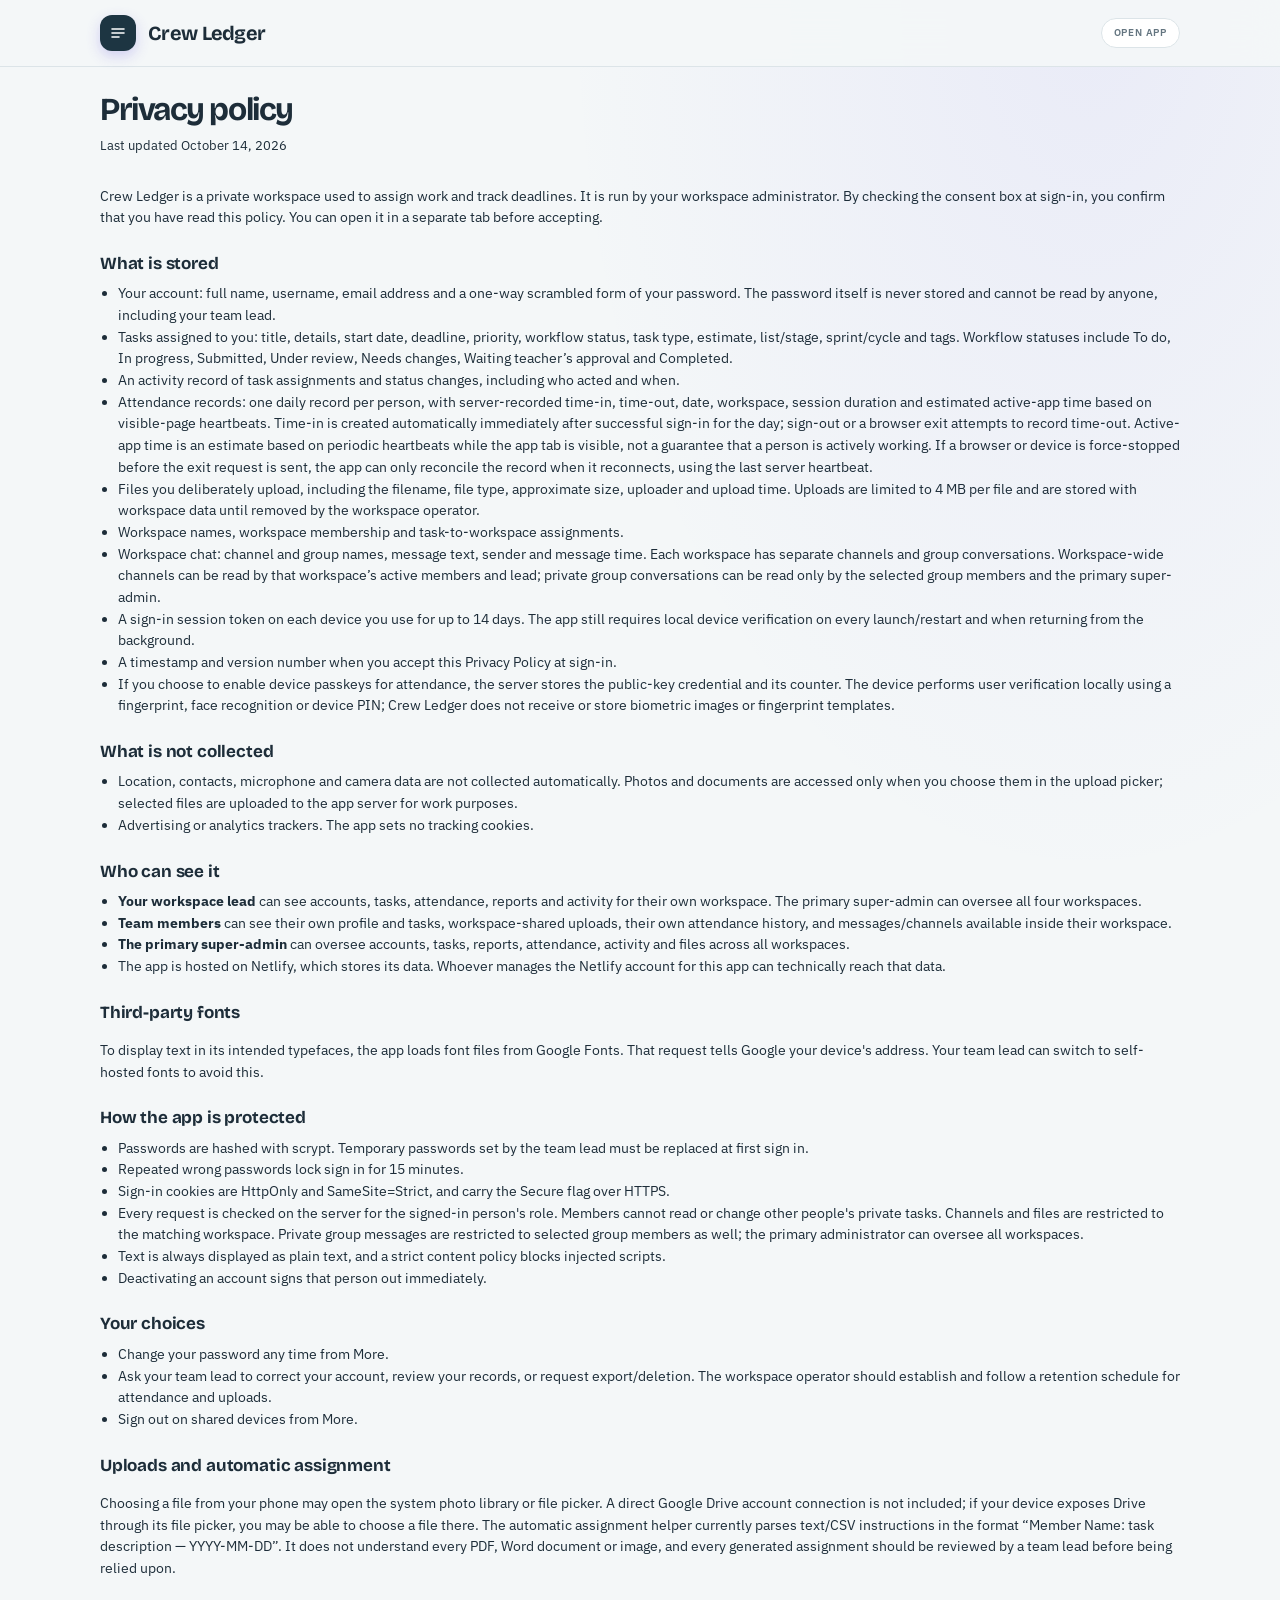
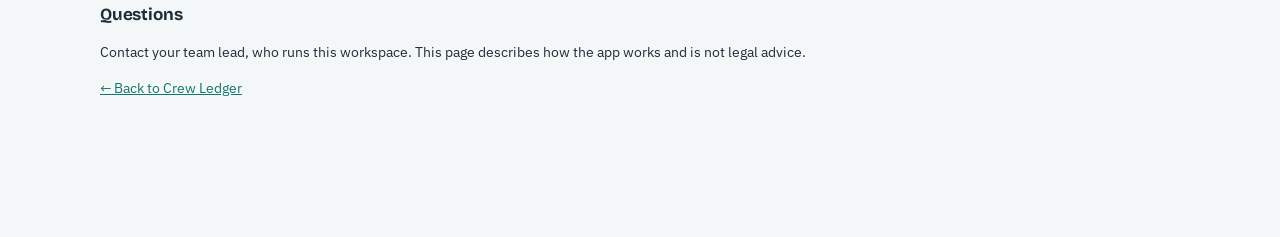
<file: privacy.html>
<!doctype html>
<html lang="en">
<head>
<meta charset="utf-8">
<meta name="viewport" content="width=device-width,initial-scale=1,viewport-fit=cover">
<title>Privacy policy · Crew Ledger</title>
<meta name="robots" content="noindex,nofollow">
<link rel="icon" type="image/png" href="/icon-192.png">
<link rel="stylesheet" href="https://fonts.googleapis.com/css2?family=Bricolage+Grotesque:wght@600;700&family=IBM+Plex+Sans:wght@400;500;600&display=swap">
<link rel="stylesheet" href="/styles.css">
</head>
<body>
<header class="top"><div class="wrap"><div class="brand"><span class="mark"><svg width="14" height="14" viewBox="0 0 14 14" aria-hidden="true"><path d="M1 3h12M1 7h12M1 11h7" stroke="#fff" stroke-width="1.6" stroke-linecap="round" fill="none"/></svg></span>Crew Ledger</div><a class="role" href="/" style="text-decoration:none">Open app</a></div></header>
<main>
<div class="wrap prose">
<div class="head"><h1>Privacy policy</h1><p>Last updated October 14, 2026</p></div>
<p>Crew Ledger is a private workspace used to assign work and track deadlines. It is run by your workspace administrator. By checking the consent box at sign-in, you confirm that you have read this policy. You can open it in a separate tab before accepting.</p>

<h2>What is stored</h2>
<ul>
<li>Your account: full name, username, email address and a one-way scrambled form of your password. The password itself is never stored and cannot be read by anyone, including your team lead.</li>
<li>Tasks assigned to you: title, details, start date, deadline, priority, workflow status, task type, estimate, list/stage, sprint/cycle and tags. Workflow statuses include To do, In progress, Submitted, Under review, Needs changes, Waiting teacher’s approval and Completed.</li>
<li>An activity record of task assignments and status changes, including who acted and when.</li>
<li>Attendance records: one daily record per person, with server-recorded time-in, time-out, date, workspace, session duration and estimated active-app time based on visible-page heartbeats. Time-in is created automatically immediately after successful sign-in for the day; sign-out or a browser exit attempts to record time-out. Active-app time is an estimate based on periodic heartbeats while the app tab is visible, not a guarantee that a person is actively working. If a browser or device is force-stopped before the exit request is sent, the app can only reconcile the record when it reconnects, using the last server heartbeat.</li>
<li>Files you deliberately upload, including the filename, file type, approximate size, uploader and upload time. Uploads are limited to 4 MB per file and are stored with workspace data until removed by the workspace operator.</li>
<li>Workspace names, workspace membership and task-to-workspace assignments.</li>
<li>Workspace chat: channel and group names, message text, sender and message time. Each workspace has separate channels and group conversations. Workspace-wide channels can be read by that workspace’s active members and lead; private group conversations can be read only by the selected group members and the primary super-admin.</li>
<li>A sign-in session token on each device you use for up to 14 days. The app still requires local device verification on every launch/restart and when returning from the background.</li>
<li>A timestamp and version number when you accept this Privacy Policy at sign-in.</li>
<li>If you choose to enable device passkeys for attendance, the server stores the public-key credential and its counter. The device performs user verification locally using a fingerprint, face recognition or device PIN; Crew Ledger does not receive or store biometric images or fingerprint templates.</li>
</ul>

<h2>What is not collected</h2>
<ul>
<li>Location, contacts, microphone and camera data are not collected automatically. Photos and documents are accessed only when you choose them in the upload picker; selected files are uploaded to the app server for work purposes.</li>
<li>Advertising or analytics trackers. The app sets no tracking cookies.</li>
</ul>

<h2>Who can see it</h2>
<ul>
<li><b>Your workspace lead</b> can see accounts, tasks, attendance, reports and activity for their own workspace. The primary super-admin can oversee all four workspaces.</li>
<li><b>Team members</b> can see their own profile and tasks, workspace-shared uploads, their own attendance history, and messages/channels available inside their workspace.</li>
<li><b>The primary super-admin</b> can oversee accounts, tasks, reports, attendance, activity and files across all workspaces.</li>
<li>The app is hosted on Netlify, which stores its data. Whoever manages the Netlify account for this app can technically reach that data.</li>
</ul>

<h2>Third-party fonts</h2>
<p>To display text in its intended typefaces, the app loads font files from Google Fonts. That request tells Google your device's address. Your team lead can switch to self-hosted fonts to avoid this.</p>

<h2>How the app is protected</h2>
<ul>
<li>Passwords are hashed with scrypt. Temporary passwords set by the team lead must be replaced at first sign in.</li>
<li>Repeated wrong passwords lock sign in for 15 minutes.</li>
<li>Sign-in cookies are HttpOnly and SameSite=Strict, and carry the Secure flag over HTTPS.</li>
<li>Every request is checked on the server for the signed-in person's role. Members cannot read or change other people's private tasks. Channels and files are restricted to the matching workspace. Private group messages are restricted to selected group members as well; the primary administrator can oversee all workspaces.</li>
<li>Text is always displayed as plain text, and a strict content policy blocks injected scripts.</li>
<li>Deactivating an account signs that person out immediately.</li>
</ul>

<h2>Your choices</h2>
<ul>
<li>Change your password any time from More.</li>
<li>Ask your team lead to correct your account, review your records, or request export/deletion. The workspace operator should establish and follow a retention schedule for attendance and uploads.</li>
<li>Sign out on shared devices from More.</li>
</ul>

<h2>Uploads and automatic assignment</h2>
<p>Choosing a file from your phone may open the system photo library or file picker. A direct Google Drive account connection is not included; if your device exposes Drive through its file picker, you may be able to choose a file there. The automatic assignment helper currently parses text/CSV instructions in the format “Member Name: task description — YYYY-MM-DD”. It does not understand every PDF, Word document or image, and every generated assignment should be reviewed by a team lead before being relied upon.</p>

<h2>Questions</h2>
<p>Contact your team lead, who runs this workspace. This page describes how the app works and is not legal advice.</p>
<p><a href="/">← Back to Crew Ledger</a></p>
</div>
</main>
</body>
</html>
</file>
<file: styles.css>
:root{color-scheme:light;padding:env(safe-area-inset-top,0px) 0 env(safe-area-inset-bottom,0px)}
html,body{margin:0}
body{min-height:100vh}
img{max-width:100%}
[hidden]{display:none!important}
/* Layout: one-column phone ledger. Sticky header, scrolling list, fixed bottom tabs. Sheets slide up for forms. */
:root{
  --bg:#F3F4FF; --surface:#FFFFFF; --raised:#FFFFFF; --ink:#18203A; --muted:#626B86; --line:#DDE1F3;
  --accent:#5B4BDF; --accent-ink:#FFFFFF; --good:#158A68; --warn:#B96B12; --bad:#C53B58;
  --f-display:'Bricolage Grotesque','Helvetica Neue',Arial,sans-serif;
  --f-body:'IBM Plex Sans',system-ui,-apple-system,'Segoe UI',sans-serif;
  --f-mono:'IBM Plex Mono',ui-monospace,Menlo,Consolas,monospace;
}
@media (prefers-color-scheme: dark){:root:not([data-theme="light"]){
  --bg:#0E1513; --surface:#161E1B; --raised:#1C2622; --ink:#E6EEEA; --muted:#92A29B; --line:#2A3631;
  --accent:#8AA6FF; --accent-ink:#0A1024; --good:#5CC48C; --warn:#E3A84F; --bad:#F2786E; color-scheme:dark}}
:root[data-theme="dark"]{
  --bg:#0E1513; --surface:#161E1B; --raised:#1C2622; --ink:#E6EEEA; --muted:#92A29B; --line:#2A3631;
  --accent:#8AA6FF; --accent-ink:#0A1024; --good:#5CC48C; --warn:#E3A84F; --bad:#F2786E; color-scheme:dark}
*{box-sizing:border-box}
body{background:var(--bg);color:var(--ink);font-family:var(--f-body);font-size:14px;line-height:1.45;padding-inline:16px;padding-block:0 96px;-webkit-text-size-adjust:100%}
.wrap{max-width:720px;margin-inline:auto}
button,input,select,textarea{font:inherit;color:inherit}
button{cursor:pointer}
:focus-visible{outline:2px solid var(--accent);outline-offset:2px}
h1,h2,h3{font-family:var(--f-display);margin:0;text-wrap:balance;letter-spacing:-.01em}
.mono{font-family:var(--f-mono);font-variant-numeric:tabular-nums}
.label{font-size:11px;letter-spacing:.09em;text-transform:uppercase;color:var(--muted);font-weight:600}

/* header */
.top{position:sticky;top:env(safe-area-inset-top,0px);z-index:5;background:var(--bg);border-bottom:1px solid var(--line);margin-inline:-16px;padding:12px 16px}
.top .wrap{display:flex;align-items:center;gap:12px}
.brand{display:flex;align-items:center;gap:10px;font-family:var(--f-display);font-weight:700;font-size:18px;min-width:0}
.mark{width:26px;height:26px;border-radius:6px;background:var(--ink);display:grid;place-content:center;flex:none}
.mark svg{display:block}
.role{margin-left:auto;font-size:11px;letter-spacing:.08em;text-transform:uppercase;font-weight:600;padding:4px 9px;border:1px solid var(--line);border-radius:999px;color:var(--muted);white-space:nowrap}
.role.admin{color:var(--accent);border-color:var(--accent)}

/* page heads */
.head{padding-block:20px 12px;display:flex;flex-direction:column;gap:4px}
.head h1{font-size:26px;line-height:1.1}
.head p{margin:0;color:var(--muted)}

/* tiles */
.tiles{display:grid;grid-template-columns:repeat(4,minmax(0,1fr));border:1px solid var(--line);border-radius:10px;background:var(--surface);overflow:hidden}
.tile{padding:12px 12px 10px;border-right:1px solid var(--line);min-width:0}
.tile:last-child{border-right:0}
.tile b{display:block;font-family:var(--f-display);font-size:28px;line-height:1.05;font-variant-numeric:tabular-nums;margin-top:4px}
.tile.bad b{color:var(--bad)} .tile.good b{color:var(--good)}
.tile .label{font-size:10px;letter-spacing:.07em}
@media (max-width:440px){.tiles{grid-template-columns:repeat(2,minmax(0,1fr))}.tile:nth-child(2){border-right:0}.tile:nth-child(-n+2){border-bottom:1px solid var(--line)}}

/* chips */
.chips{display:flex;gap:8px;overflow-x:auto;padding-block:14px 4px;scrollbar-width:none}
.chips::-webkit-scrollbar{display:none}
.chip{flex:none;border:1px solid var(--line);background:transparent;border-radius:999px;padding:6px 13px;font-size:13px;color:var(--muted)}
.chip[aria-pressed="true"]{background:var(--ink);color:var(--bg);border-color:var(--ink)}

/* tasks */
.list{display:flex;flex-direction:column;gap:10px;padding-block:10px}
.task{background:var(--surface);border:1px solid var(--line);border-radius:10px;padding:12px 14px;display:flex;flex-direction:column;gap:8px}
.task.is-over{border-color:color-mix(in srgb,var(--bad) 55%,var(--line))}
.task.is-done h3{color:var(--muted);text-decoration:line-through;text-decoration-thickness:1px}
.task-top{display:flex;align-items:center;gap:8px;flex-wrap:wrap}
.code{font-family:var(--f-mono);font-size:11px;color:var(--muted)}
.pri{font-size:10px;text-transform:uppercase;letter-spacing:.08em;font-weight:600;color:var(--muted)}
.pri-high{color:var(--warn)}
.due{margin-left:auto;font-family:var(--f-mono);font-size:12px;padding:2px 8px;border-radius:6px;background:color-mix(in srgb,var(--muted) 14%,var(--surface));color:var(--ink);white-space:nowrap}
.due.over{background:color-mix(in srgb,var(--bad) 16%,var(--surface));color:var(--bad)}
.due.soon{background:color-mix(in srgb,var(--warn) 16%,var(--surface));color:var(--warn)}
.due.ok{background:color-mix(in srgb,var(--good) 16%,var(--surface));color:var(--good)}
.task h3{font-size:16px;line-height:1.25;overflow-wrap:anywhere}
.notes{margin:0;color:var(--muted);overflow-wrap:anywhere}
.task-foot{display:flex;align-items:center;gap:10px;flex-wrap:wrap;justify-content:space-between}
.who{display:flex;align-items:center;gap:8px;background:none;border:0;padding:2px 0;min-width:0;font-weight:500}
.who span{overflow:hidden;text-overflow:ellipsis;white-space:nowrap;max-width:150px}
.av{width:26px;height:26px;border-radius:50%;display:grid;place-content:center;font-size:11px;font-weight:600;color:#fff;flex:none}
.av.lg{width:52px;height:52px;font-size:18px}
.seg{display:inline-flex;border:1px solid var(--line);border-radius:8px;overflow:hidden}
.seg button{border:0;background:transparent;padding:6px 10px;font-size:12px;color:var(--muted);border-right:1px solid var(--line)}
.seg button:last-child{border-right:0}
.seg button[aria-pressed="true"]{background:var(--ink);color:var(--bg)}
.seg button[aria-pressed="true"].done{background:var(--good);color:#fff}
.link{background:none;border:0;padding:4px 0;color:var(--muted);font-size:12px;text-decoration:underline;text-underline-offset:3px}
.link.bad{color:var(--bad)}

/* buttons, forms */
.primary{background:var(--accent);color:var(--accent-ink);border:0;border-radius:9px;padding:11px 18px;font-weight:600}
.ghost{background:transparent;border:1px solid var(--line);border-radius:9px;padding:11px 18px;font-weight:500}
.fab{position:fixed;right:max(16px,calc((100vw - 720px)/2 + 16px));bottom:calc(76px + env(safe-area-inset-bottom,0px));z-index:6;box-shadow:0 6px 18px rgba(0,0,0,.22);border-radius:999px;padding:13px 20px}
label{display:block;font-size:12px;font-weight:600;color:var(--muted);margin:14px 0 6px;letter-spacing:.02em}
input,select,textarea{width:100%;background:var(--raised);border:1px solid var(--line);border-radius:8px;padding:10px 12px;min-width:0}
textarea{resize:vertical}
.row{display:grid;grid-template-columns:1fr 1fr;gap:12px}
.err{color:var(--bad);min-height:18px;margin:10px 0 0}
.actions{display:flex;gap:10px;justify-content:flex-end;margin-top:8px}

/* people */
.people{display:flex;flex-direction:column;gap:10px;padding-block:10px}
.person{background:var(--surface);border:1px solid var(--line);border-radius:10px;padding:14px;display:flex;flex-direction:column;gap:10px;text-align:left;width:100%}
.person-top{display:flex;align-items:center;gap:12px;min-width:0}
.person-top div{min-width:0}
.person-top strong{display:block;font-family:var(--f-display);font-size:16px;overflow-wrap:anywhere}
.person-top small{color:var(--muted);overflow-wrap:anywhere}
.mini{display:grid;grid-template-columns:repeat(4,minmax(0,1fr));gap:8px}
.mini div{min-width:0}
.mini b{display:block;font-family:var(--f-mono);font-size:18px;font-weight:500}
.mini .bad{color:var(--bad)}
.bar{height:6px;border-radius:3px;background:color-mix(in srgb,var(--muted) 20%,var(--surface));overflow:hidden}
.bar i{display:block;height:100%;background:var(--good)}
.rate{display:flex;justify-content:space-between;font-size:12px;color:var(--muted)}

/* reports */
.weeknav{display:flex;align-items:center;justify-content:space-between;gap:8px;padding-block:6px 14px}
.weeknav button{width:40px;height:40px;border-radius:50%;border:1px solid var(--line);background:var(--surface);font-size:18px}
.weeknav button[disabled]{opacity:.35}
.weeknav div{text-align:center}
.weeknav strong{font-family:var(--f-display);font-size:18px}
.panel{background:var(--surface);border:1px solid var(--line);border-radius:10px;padding:14px;margin-top:12px}
.panel h2{font-size:15px;margin-bottom:12px}
.line{display:flex;flex-direction:column;gap:6px;padding-block:10px;border-bottom:1px solid var(--line)}
.line:first-of-type{padding-top:0}
.line-top{display:flex;justify-content:space-between;align-items:center;gap:10px}
.who-n{display:flex;align-items:center;gap:8px;min-width:0;font-weight:500}
.who-n span:last-child{overflow:hidden;text-overflow:ellipsis;white-space:nowrap}
.stack{display:flex;height:8px;border-radius:4px;overflow:hidden;background:color-mix(in srgb,var(--muted) 18%,var(--surface))}
.stack i{display:block;height:100%}
.stack .done,.legend .done{background:var(--good)}
.stack .open,.legend .open{background:var(--muted)}
.stack .over,.legend .over{background:var(--bad)}
.legend{display:flex;gap:16px;padding-top:12px;font-size:12px;color:var(--muted)}
.legend span{display:flex;align-items:center;gap:6px}
.legend i{width:10px;height:10px;border-radius:2px;display:inline-block}
.dl{display:flex;justify-content:space-between;align-items:center;gap:12px;padding-block:10px;border-bottom:1px solid var(--line)}
.dl:last-child{border-bottom:0;padding-bottom:0}
.dl div{min-width:0}
.dl strong{display:block;overflow-wrap:anywhere;font-weight:500}
.dl small{color:var(--muted)}
.bars{display:grid;grid-template-columns:repeat(7,minmax(0,1fr));gap:8px;align-items:end;height:130px}
.bars div{display:flex;flex-direction:column;justify-content:flex-end;align-items:center;gap:4px;height:100%}
.bars i{display:block;width:100%;max-width:34px;background:var(--accent);border-radius:4px 4px 0 0;min-height:2px}
.bars i.zero{background:var(--line)}
.bars span{font-family:var(--f-mono);font-size:11px;color:var(--muted)}
.bars b{font-family:var(--f-mono);font-size:12px;font-weight:500}
.tablewrap{overflow-x:auto}
table{border-collapse:collapse;width:100%;min-width:440px}
th{text-align:right;font-size:10px;text-transform:uppercase;letter-spacing:.07em;color:var(--muted);font-weight:600;padding:6px 8px;border-bottom:1px solid var(--line)}
td{text-align:right;padding:9px 8px;border-bottom:1px solid var(--line);font-family:var(--f-mono)}
th:first-child,td:first-child{text-align:left;font-family:var(--f-body);font-weight:500}
td.bad{color:var(--bad)} td.good{color:var(--good)}

/* feed */
.feed{list-style:none;margin:0;padding:6px 0;display:flex;flex-direction:column}
.feed li{display:flex;gap:12px;padding:12px 0;border-bottom:1px solid var(--line)}
.feed li:last-child{border-bottom:0}
.feed .dot{width:8px;height:8px;border-radius:50%;background:var(--muted);margin-top:6px;flex:none}
.feed .dot.completed{background:var(--good)} .feed .dot.assigned{background:var(--accent)} .feed .dot.late{background:var(--bad)}
.feed p{margin:0;overflow-wrap:anywhere}
.feed time{font-family:var(--f-mono);font-size:11px;color:var(--muted)}

/* misc pages */
.empty{border:1px dashed var(--line);border-radius:10px;padding:28px 18px;text-align:center;color:var(--muted);margin-top:14px}
.empty strong{display:block;color:var(--ink);font-family:var(--f-display);font-size:17px;margin-bottom:6px}
.prose{max-width:62ch;padding-bottom:12px}
.prose h2{font-size:17px;margin:22px 0 6px}
.prose p,.prose li{color:var(--ink)}
.prose ul{padding-left:18px;margin:6px 0}
.menu{display:flex;flex-direction:column;border:1px solid var(--line);border-radius:10px;background:var(--surface);margin-top:12px;overflow:hidden}
.menu>*{display:flex;align-items:center;justify-content:space-between;gap:12px;padding:14px;border:0;border-bottom:1px solid var(--line);background:none;text-align:left;width:100%}
.menu>*:last-child{border-bottom:0}
.menu small{color:var(--muted);display:block}
.big404{font-family:var(--f-mono);font-size:64px;line-height:1;color:var(--muted);margin-top:36px}
.center{text-align:center;padding-block:32px}
.center .actions{justify-content:center}

/* tabs */
.tabs{position:fixed;left:0;right:0;bottom:0;z-index:7;background:var(--surface);border-top:1px solid var(--line);padding:6px 8px calc(6px + env(safe-area-inset-bottom,0px))}
.tabs .wrap{display:grid;grid-template-columns:repeat(5,1fr);gap:2px}
.tab{background:none;border:0;display:flex;flex-direction:column;align-items:center;gap:3px;padding:6px 2px;font-size:11px;color:var(--muted);border-radius:8px}
.tab svg{width:22px;height:22px;stroke:currentColor;fill:none;stroke-width:1.7;stroke-linecap:round;stroke-linejoin:round}
.tab[aria-current="page"]{color:var(--accent);font-weight:600}

/* sheet, toast, cover */
.scrim{position:fixed;inset:0;background:rgba(8,12,10,.55);z-index:20;display:flex;align-items:flex-end;justify-content:center}
.sheet{background:var(--surface);width:100%;max-width:560px;max-height:92%;overflow:auto;border-radius:16px 16px 0 0;padding:20px 18px calc(20px + env(safe-area-inset-bottom,0px));border:1px solid var(--line)}
.sheet h2{font-size:20px}
.sheet textarea.copy{min-height:160px;font-family:var(--f-mono);font-size:12px}
.toast{position:fixed;left:50%;bottom:calc(84px + env(safe-area-inset-bottom,0px));transform:translateX(-50%);background:var(--ink);color:var(--bg);padding:10px 16px;border-radius:999px;z-index:30;max-width:90vw;font-size:13px}
.cover{position:fixed;inset:0;z-index:40;background:var(--bg);display:grid;place-content:center;text-align:center;padding:24px;gap:10px}
.cover h2{font-size:22px}
@media (prefers-reduced-motion:no-preference){.sheet{animation:up .18s ease-out}@keyframes up{from{transform:translateY(24px);opacity:.6}to{transform:none;opacity:1}}}

/* standalone app additions */
.linkbtn{display:inline-block;text-decoration:none}
.login{max-width:420px;margin-inline:auto;padding-top:48px}
.login .mark{width:44px;height:44px;border-radius:10px;margin-bottom:18px}
.login h1{font-size:30px;line-height:1.1}
.login p{color:var(--muted);margin:8px 0 0}
.login form{margin-top:18px}
.login .actions{justify-content:stretch}
.login .actions .primary{width:100%}
.foot{padding-block:28px;text-align:center;font-size:12px;color:var(--muted)}
.foot a,.prose a{color:var(--accent)}
.pwrow{display:flex;gap:8px}
.pwrow input{flex:1}
.pwrow button{flex:none;padding-inline:14px}
.cred{font-family:var(--f-mono);background:var(--bg);border:1px dashed var(--line);border-radius:8px;padding:12px;word-break:break-all;margin-top:8px}
.badge{font-size:10px;letter-spacing:.08em;text-transform:uppercase;font-weight:600;padding:2px 7px;border-radius:999px;border:1px solid var(--line);color:var(--muted);margin-left:6px;vertical-align:middle}
.badge.bad{color:var(--bad);border-color:var(--bad)}
.toolbar{display:flex;gap:10px;flex-wrap:wrap;padding-block:6px 4px}
.toolbar>*{flex:1;min-width:140px;text-align:center}
.install{margin-top:12px}
.offline{background:color-mix(in srgb,var(--warn) 18%,var(--surface));color:var(--warn);text-align:center;padding:6px 16px;margin-inline:-16px;font-size:12px}

/* Upgrade: brighter, clearer workflow states and explicit privacy consent. */
.login{background:linear-gradient(145deg,#fff 0%,#f5f3ff 60%,#eef8ff 100%);border:1px solid #dedbff;box-shadow:0 18px 55px rgba(67,58,160,.12)}
.mark{background:linear-gradient(135deg,#5b4bdf,#17a6a1)}
.task{box-shadow:0 4px 14px rgba(35,42,88,.045);transition:transform .15s ease,border-color .15s ease}
.task:hover{border-color:#b9b4f4}
.primary{background:linear-gradient(120deg,#5b4bdf,#3b82d6)}
.consent{display:flex;align-items:flex-start;gap:9px;margin:15px 0 6px;color:var(--ink);font-size:13px;letter-spacing:0;line-height:1.5}
.consent input{width:17px;height:17px;flex:none;margin:2px 0 0;accent-color:var(--accent)}
.consent a{color:var(--accent);font-weight:700}
.status-submitted{color:#2563eb}.status-review{color:#8b5cf6}.status-changes{color:#c2410c}.status-waiting_approval{color:#a16207}
@media(prefers-reduced-motion:reduce){.task{transition:none}}

/* Four-workspace upgrade: mobile-friendly navigation and clearer colorful cards */
.tabs .wrap{overflow-x:auto;scrollbar-width:thin;display:flex;gap:6px}.tab{flex:0 0 auto}.people{align-items:stretch}.person{transition:transform .16s ease,box-shadow .16s ease}.person:hover{box-shadow:0 10px 30px rgba(26,36,62,.09)}.teamNameForm input{min-width:0;flex:1}.teamNameForm button{flex:0 0 auto}.panel form input[type=file]{display:block;width:100%;padding:12px;border:1px dashed var(--line);border-radius:12px;background:var(--surface);margin:8px 0 12px}.panel form textarea{width:100%;box-sizing:border-box}.panel .toolbar{flex-wrap:wrap}.task .notes{line-height:1.55;overflow-wrap:anywhere}

/* Crew Ledger UI refresh — responsive, dashboard-first visual system */
:root{
  --bg:#f5f6ff;--surface:#fff;--raised:#fbfcff;--ink:#202344;--muted:#6c7190;--line:#e4e7f5;
  --accent:#6254e8;--accent-ink:#fff;--good:#159b79;--warn:#c47b18;--bad:#d94766;
  --shadow-sm:0 4px 16px rgba(38,43,96,.055);--shadow-md:0 16px 40px rgba(38,43,96,.10);
}
@media(prefers-color-scheme:dark){:root:not([data-theme="light"]){--bg:#111426;--surface:#1a1e34;--raised:#202640;--ink:#f2f3ff;--muted:#a4aac8;--line:#303653;--accent:#9b91ff;--accent-ink:#19172f;--good:#55d3ad;--warn:#f0bb62;--bad:#ff8297}}
:root[data-theme="dark"]{--bg:#111426;--surface:#1a1e34;--raised:#202640;--ink:#f2f3ff;--muted:#a4aac8;--line:#303653;--accent:#9b91ff;--accent-ink:#19172f;--good:#55d3ad;--warn:#f0bb62;--bad:#ff8297}
body{background:radial-gradient(ellipse at 85% 0%,rgba(111,98,240,.08),transparent 34%),var(--bg);font-size:14px;line-height:1.55}
.wrap{max-width:1080px}
.top{background:color-mix(in srgb,var(--bg) 88%,transparent);backdrop-filter:blur(16px);border-bottom:1px solid var(--line);padding-block:15px}
.brand{font-size:20px;letter-spacing:-.035em;gap:12px}
.mark{width:36px;height:36px;border-radius:12px;box-shadow:0 5px 14px rgba(91,75,223,.24)}
.role{padding:6px 12px;background:var(--surface);font-size:10px}
.role.admin{background:color-mix(in srgb,var(--accent) 10%,var(--surface));border-color:color-mix(in srgb,var(--accent) 35%,var(--line))}
main{min-height:calc(100vh - 74px)}
.head{padding-block:30px 18px;gap:8px}
.head h1{font-size:clamp(28px,3vw,36px);letter-spacing:-.045em}
.head p{font-size:14px;max-width:70ch;line-height:1.65}
.tiles{gap:1px;border:0;background:transparent;overflow:visible}
.tile{background:var(--surface);border:1px solid var(--line)!important;border-radius:16px;padding:19px 20px;box-shadow:var(--shadow-sm);transition:transform .18s ease,box-shadow .18s ease}
.tile:hover{transform:translateY(-2px);box-shadow:var(--shadow-md)}
.tile .label{font-size:10px;letter-spacing:.09em}
.tile b{font-size:34px;margin-top:10px;letter-spacing:-.04em}
.tile:nth-child(1){border-top:3px solid #6b5ce7!important}.tile:nth-child(2){border-top:3px solid #1aa6a0!important}.tile:nth-child(3){border-top:3px solid #e1a23a!important}.tile:nth-child(4){border-top:3px solid #31a77f!important}
.chips{padding-block:22px 8px;gap:9px}
.chip{padding:8px 15px;background:var(--surface);border-color:var(--line);font-weight:500;transition:all .15s ease}
.chip[aria-pressed="true"]{background:var(--accent);border-color:var(--accent);color:#fff;box-shadow:0 5px 12px rgba(98,84,232,.2)}
.list{gap:13px;padding-block:14px 28px}
.task,.person{border-radius:16px;border-color:var(--line);padding:18px 20px;box-shadow:var(--shadow-sm);gap:12px;transition:transform .16s ease,box-shadow .16s ease,border-color .16s ease}
.task:hover,.person:hover{transform:translateY(-2px);box-shadow:var(--shadow-md);border-color:color-mix(in srgb,var(--accent) 35%,var(--line))}
.task h3{font-size:18px;letter-spacing:-.025em}
.code{background:var(--bg);padding:4px 7px;border-radius:6px}
.pri{padding:4px 8px;border-radius:6px;background:color-mix(in srgb,var(--muted) 10%,var(--surface))}
.pri-high{background:#fff0d8;color:#9b5c08}
.due{padding:5px 9px;border-radius:8px}
.seg{border-radius:10px;max-width:100%;flex-wrap:wrap;gap:3px;border:0;background:var(--bg);padding:4px}
.seg button{border:0!important;border-radius:7px;padding:7px 9px;font-size:11px;line-height:1.25}
.seg button[aria-pressed="true"]{background:#e8e5ff;color:#5143cb;font-weight:700}
.seg button[aria-pressed="true"].done{background:#d9f7ed;color:#087a5a}
.primary{background:linear-gradient(120deg,#6254e8,#8a62e8);box-shadow:0 6px 16px rgba(98,84,232,.18);border-radius:11px;padding:12px 18px;transition:transform .15s ease,filter .15s ease}
.primary:hover{filter:brightness(1.04);transform:translateY(-1px)}
.primary:disabled{opacity:.45;box-shadow:none;transform:none;cursor:not-allowed}
.ghost{border-radius:11px;background:var(--surface);transition:border-color .15s ease,background .15s ease}
.ghost:hover{border-color:var(--accent);background:color-mix(in srgb,var(--accent) 5%,var(--surface))}
input,select,textarea{border-radius:11px;padding:12px 13px;transition:border-color .15s ease,box-shadow .15s ease}
input:focus,select:focus,textarea:focus{border-color:var(--accent);box-shadow:0 0 0 3px color-mix(in srgb,var(--accent) 12%,transparent);outline:none}
.panel{border-radius:16px;padding:20px;margin-top:16px;box-shadow:var(--shadow-sm)}
.panel h2{font-size:17px;letter-spacing:-.02em}
.people{gap:13px;padding-block:14px 28px}
.person-top strong{font-size:17px}
.av{box-shadow:0 0 0 3px color-mix(in srgb,var(--surface) 92%,var(--line))}
.bar{height:8px;border-radius:99px}.bar i{border-radius:99px;background:linear-gradient(90deg,#20b58b,#66d8b5)}
.empty{border:1px dashed color-mix(in srgb,var(--accent) 38%,var(--line));border-radius:18px;padding:42px 22px;background:color-mix(in srgb,var(--surface) 75%,transparent)}
.empty strong{font-size:20px}
.menu{border-radius:16px;box-shadow:var(--shadow-sm)}
.menu>*{padding:17px 18px;transition:background .15s ease}.menu>*:hover{background:color-mix(in srgb,var(--accent) 5%,var(--surface))}
.tabs{background:color-mix(in srgb,var(--surface) 94%,transparent);backdrop-filter:blur(18px);border-top-color:var(--line);box-shadow:0 -8px 28px rgba(28,32,75,.05);padding-top:9px}
.tab{font-size:11px;font-weight:500;gap:5px;padding:8px 3px;transition:color .15s ease,background .15s ease}
.tab[aria-current="page"]{background:color-mix(in srgb,var(--accent) 10%,var(--surface));color:var(--accent);font-weight:700}
.tab svg{width:21px;height:21px}
.fab{border-radius:14px;bottom:calc(88px + env(safe-area-inset-bottom,0px));padding:14px 20px}
.sheet{border-radius:24px 24px 0 0;padding:24px 22px calc(24px + env(safe-area-inset-bottom,0px));box-shadow:0 -20px 70px rgba(15,20,60,.18)}
.login{margin-top:clamp(28px,7vh,80px);padding:30px;border-radius:24px;box-shadow:var(--shadow-md)}
.login .mark{width:54px;height:54px;border-radius:16px}
.login h1{font-size:36px;letter-spacing:-.05em}
.login p{line-height:1.65}
.foot{padding-block:24px}
.offline{border-radius:0 0 12px 12px}
@media(min-width:760px){
 body{padding-inline:28px;padding-bottom:112px}
 .top{margin-inline:-28px;padding-inline:28px}
 .top .wrap{gap:16px}
 .head{padding-top:38px}
 .tiles{grid-template-columns:repeat(4,minmax(0,1fr));gap:14px}
 .tile{border-radius:17px}
 .list{display:grid;grid-template-columns:repeat(2,minmax(0,1fr));align-items:stretch}
 .task{min-width:0}
 .task-foot{align-items:flex-start;flex-direction:column}
 .seg{align-self:stretch}
 .seg button{flex:1}
 .people{display:grid;grid-template-columns:repeat(2,minmax(0,1fr));align-items:start}
 .tabs{bottom:16px;left:50%;right:auto;transform:translateX(-50%);width:min(760px,calc(100% - 48px));border:1px solid var(--line);border-radius:18px;padding:7px 10px calc(7px + env(safe-area-inset-bottom,0px));box-shadow:0 12px 36px rgba(28,32,75,.13)}
 .tabs .wrap{max-width:none;grid-template-columns:repeat(8,minmax(0,1fr));gap:5px}
 .tab{border-radius:12px;padding:8px 4px}
 .fab{right:max(28px,calc((100vw - 1080px)/2 + 28px));bottom:calc(100px + env(safe-area-inset-bottom,0px))}
 .panel{padding:24px}
}
@media(min-width:1120px){.list{grid-template-columns:repeat(2,minmax(0,1fr))}.task-foot{flex-direction:row;align-items:center}.seg{align-self:auto}}
@media(max-width:440px){
 body{padding-inline:13px}.top{margin-inline:-13px;padding-inline:13px}.head{padding-top:24px}.head h1{font-size:29px}
 .tiles{gap:9px}.tile{padding:15px;border-radius:13px}.tile b{font-size:29px}
 .task{padding:15px;border-radius:14px}.task h3{font-size:17px}.seg{display:flex;flex-wrap:wrap}.seg button{flex:1 1 auto}
 .login{margin-inline:0;padding:24px 20px}.tabs{padding-inline:5px}.tab{font-size:10px}
}
@media(prefers-reduced-motion:reduce){*,*::before,*::after{scroll-behavior:auto!important;animation:none!important;transition:none!important}}

/* Crew Ledger professional workspace system */
.login-frame{width:min(100%,980px);margin:clamp(18px,5vh,64px) auto 36px;display:grid;grid-template-columns:minmax(0, .94fr) minmax(360px,1.06fr);border:1px solid #d9e1e5;border-radius:22px;overflow:hidden;background:#fff;box-shadow:0 24px 70px rgba(20,39,52,.13);color:#1d2d39;min-height:570px}
.login-aside{background:#172d3a;color:#f5f8fa;padding:34px;display:flex;flex-direction:column;justify-content:space-between;position:relative;overflow:hidden}
.login-aside:after{content:"";position:absolute;width:300px;height:300px;border:1px solid rgba(255,255,255,.09);border-radius:50%;right:-145px;bottom:20px;box-shadow:0 0 0 34px rgba(255,255,255,.025),0 0 0 70px rgba(255,255,255,.02);pointer-events:none}
.brand-lockup{display:flex;align-items:center;gap:12px;font-family:var(--f-display);font-size:20px;font-weight:700;letter-spacing:-.03em;position:relative;z-index:1}
.brand-lockup .mark{width:38px;height:38px;border-radius:11px;background:#247e78}
.login-aside-copy{position:relative;z-index:1;margin-block:48px}
.eyebrow,.login-kicker{font-size:10px;letter-spacing:.16em;font-weight:700;color:#79c7bd}
.login-aside-copy h2{font-size:clamp(28px,3.6vw,42px);line-height:1.08;letter-spacing:-.05em;margin-top:14px;max-width:360px}
.login-aside-copy p{color:#c4d0d6;max-width:330px;line-height:1.75;margin-top:15px}
.feature-list{display:grid;gap:15px;margin-top:38px;color:#9ab1ba;font-family:var(--f-mono);font-size:11px}
.feature-list span{display:flex;gap:14px;align-items:center}.feature-list b{color:#f4f7f8;font-family:var(--f-body);font-size:13px;font-weight:500}
.login-aside-foot{font-size:9px;letter-spacing:.15em;color:#91a8b1;position:relative;z-index:1}
.login-frame .login{width:100%;max-width:none;margin:0;padding:clamp(28px,5vw,54px);border:0;border-radius:0;box-shadow:none;background:#fff;align-self:stretch;display:flex;flex-direction:column;justify-content:center}
.login-frame .login .mark{margin-bottom:0}.login-frame .login h1{font-size:34px;letter-spacing:-.05em;color:#1d2d39;margin-top:9px}.login-frame .login p{color:#62717b;line-height:1.65}.login-frame .login form{margin-top:18px}.login-frame .login label{color:#41535e}.login-frame .login input{border-color:#d8e1e5;border-radius:10px;background:#fbfcfd;padding:12px 13px;color:#1d2d39}.login-frame .login input:focus{border-color:#247e78;box-shadow:0 0 0 3px rgba(36,126,120,.12);outline:0}.login-frame .pwrow{display:flex;gap:8px}.login-frame .pwrow input{flex:1;min-width:0}.login-frame .pwrow .ghost{border-color:#d8e1e5;color:#344955;background:#fff}.login-frame .consent{align-items:flex-start;gap:9px;line-height:1.5;color:#53656f;margin-top:18px}.login-frame .consent input{width:16px;height:16px;flex:none;margin-top:2px;accent-color:#247e78}.login-frame .consent a,.login-frame .foot a{color:#16766e;font-weight:600}.login-frame .actions{margin-top:18px}.login-frame .primary{background:#16766e;border-radius:10px;padding:13px 18px;width:100%;box-shadow:0 4px 10px rgba(22,118,110,.12)}.login-frame .foot{border-top:1px solid #e7ecef;margin-top:22px;padding-top:16px;color:#687984;font-size:12px;line-height:1.9}.login-security{display:block;color:#8a989f;font-size:10px;line-height:1.5;margin-top:9px}
.chat-wrap{max-width:1050px}.chat-team-switch{display:flex;align-items:center;gap:12px;margin:4px 0 14px;padding:12px 16px;border:1px solid var(--line);background:var(--surface);border-radius:12px}.chat-team-switch label{margin:0;white-space:nowrap}.chat-team-switch select{max-width:300px}.chat-layout{display:grid;grid-template-columns:220px minmax(0,1fr);min-height:510px;border:1px solid var(--line);border-radius:16px;overflow:hidden;background:var(--surface);box-shadow:var(--shadow-sm)}
.chat-sidebar{background:color-mix(in srgb,var(--bg) 76%,var(--surface));border-right:1px solid var(--line);padding:14px 10px;min-width:0}.chat-side-head{display:flex;align-items:center;justify-content:space-between;padding:5px 7px 9px;font-size:12px;color:var(--muted);text-transform:uppercase;letter-spacing:.07em}.mini-action{width:26px;height:26px;border:1px solid var(--line);border-radius:7px;background:var(--surface);font-size:18px;line-height:1;color:var(--ink)}.channel-list{display:grid;gap:3px}.channel-btn{width:100%;text-align:left;border:0;background:transparent;color:var(--muted);padding:9px 10px;border-radius:8px;font-size:13px;overflow:hidden;text-overflow:ellipsis;white-space:nowrap}.channel-btn span{color:var(--muted);font-family:var(--f-mono);margin-right:4px}.channel-btn.active{background:color-mix(in srgb,#16766e 12%,var(--surface));color:var(--ink);font-weight:600}.channel-btn.active span{color:#16766e}.groups-head{margin-top:20px}.chat-sidebar-note{padding:18px 7px 4px;font-size:10px;color:var(--muted);line-height:1.5}.chat-main{display:flex;flex-direction:column;min-width:0;min-height:510px}.chat-channel-head{padding:18px 20px;border-bottom:1px solid var(--line);display:flex;justify-content:space-between;align-items:center;gap:12px}.chat-channel-head>div{position:relative;padding-left:27px}.channel-hash{position:absolute;left:0;top:0;color:#16766e;font-size:22px;font-weight:700}.chat-channel-head h2{font-size:17px;text-transform:capitalize}.chat-channel-head p{margin:3px 0 0;color:var(--muted);font-size:12px}.online-dot{font-size:10px;color:#16766e;background:color-mix(in srgb,#16766e 10%,var(--surface));padding:5px 8px;border-radius:999px;white-space:nowrap}.chat-messages{flex:1;min-height:260px;max-height:480px;overflow:auto;padding:20px;display:flex;flex-direction:column;gap:20px}.chat-message{display:flex;gap:11px;align-items:flex-start}.chat-avatar{width:32px;height:32px;border-radius:10px;display:grid;place-items:center;color:#fff;font-size:10px;font-weight:700;flex:none}.chat-message-body{min-width:0;flex:1}.chat-message-meta{display:flex;gap:10px;align-items:baseline;flex-wrap:wrap}.chat-message-meta b{font-size:12px}.chat-message-meta time{font-size:10px;color:var(--muted)}.chat-message-body p{margin:5px 0 0;line-height:1.6;overflow-wrap:anywhere}.chat-message.own .chat-avatar{border-radius:50%}.chat-empty{flex:1;min-height:260px;display:flex;align-items:center;justify-content:center;flex-direction:column;text-align:center;padding:28px;color:var(--muted)}.chat-empty b{color:var(--ink);font-size:14px;margin-top:10px}.chat-empty p{max-width:300px;line-height:1.6;margin:6px 0 0;font-size:12px}.chat-empty-icon{width:42px;height:42px;border-radius:13px;background:color-mix(in srgb,#16766e 12%,var(--surface));color:#16766e;display:grid;place-items:center;font-size:24px;font-weight:700}.chat-composer{border-top:1px solid var(--line);padding:14px;background:color-mix(in srgb,var(--bg) 45%,var(--surface))}.chat-composer textarea{display:block;resize:vertical;min-height:66px;border-radius:10px;background:var(--surface)}.chat-compose-foot{display:flex;justify-content:space-between;align-items:center;gap:12px;margin-top:9px}.chat-compose-foot span{font-size:10px;color:var(--muted)}.chat-compose-foot .primary{padding:9px 13px;border-radius:8px}.chat-automation{margin-bottom:24px}.form-intro,.small-note{font-size:12px;color:var(--muted);line-height:1.6}.attendance-hero{padding:24px;border-color:color-mix(in srgb,#16766e 25%,var(--line));background:linear-gradient(135deg,color-mix(in srgb,#16766e 6%,var(--surface)),var(--surface))}.attendance-hero h2{font-size:22px;margin-top:8px}.attendance-hero>p{color:var(--muted);line-height:1.6}.attendance-hero .small-note{border-top:1px solid var(--line);padding-top:12px;margin-bottom:0;font-size:11px}.attendance-hero .primary{background:#16766e}
@media(max-width:700px){.login-frame{grid-template-columns:1fr;max-width:460px;margin:16px auto 30px;border-radius:18px;min-height:0}.login-aside{padding:22px 24px 18px;min-height:190px}.login-aside-copy{margin:24px 0 12px}.login-aside-copy h2{font-size:26px;max-width:300px}.login-aside-copy p{font-size:12px;margin-top:8px}.feature-list,.login-aside-foot{display:none}.login-aside:after{width:190px;height:190px;right:-90px;bottom:-95px}.login-frame .login{padding:25px 24px 26px}.login-frame .login h1{font-size:30px}.chat-layout{grid-template-columns:112px minmax(0,1fr);min-height:500px}.chat-sidebar{padding:10px 6px}.chat-side-head{padding-inline:4px;font-size:9px;letter-spacing:.04em}.mini-action{width:23px;height:23px}.channel-btn{padding:9px 5px;font-size:11px}.channel-btn span{margin-right:1px}.chat-channel-head{padding:14px 12px}.chat-channel-head h2{font-size:15px}.online-dot{display:none}.chat-messages{padding:14px 10px}.chat-composer{padding:10px}.chat-compose-foot{align-items:flex-start;flex-direction:column}.chat-compose-foot .primary{width:100%}.chat-message{gap:8px}.chat-avatar{width:27px;height:27px;border-radius:8px}.chat-team-switch{align-items:flex-start;flex-direction:column}.chat-team-switch select{max-width:none;width:100%}}
@media(max-width:390px){.chat-layout{grid-template-columns:96px minmax(0,1fr)}.chat-channel-head>div{padding-left:20px}.chat-message-meta{gap:5px}.chat-message-meta time{font-size:9px}}
@media(min-width:900px){.tabs .wrap{grid-template-columns:repeat(9,minmax(0,1fr))}}

/* Cohesive application palette and restrained enterprise surfaces */
:root{--bg:#f4f7f8;--surface:#fff;--raised:#fbfcfd;--ink:#1d2d39;--muted:#647580;--line:#dce4e8;--accent:#16766e;--accent-ink:#fff;--good:#187b65;--warn:#a86719;--bad:#b93f54}
.top{border-bottom-color:var(--line);background:color-mix(in srgb,var(--bg) 94%,transparent)}.brand .mark{background:#1d3542}.role.admin{color:#16766e;border-color:#b7d7d2;background:#f0f8f7}
.head{padding-block:25px 15px}.head h1{font-size:clamp(26px,3vw,32px);letter-spacing:-.045em;color:var(--ink)}.head p{font-size:13px;max-width:68ch;line-height:1.65}
.tiles{border-color:#dce4e8;border-radius:14px;box-shadow:0 3px 12px rgba(26,49,61,.025)}.tile{padding:15px}.tile b{font-size:30px;letter-spacing:-.04em}.task,.person,.panel{border-color:#dce4e8;box-shadow:0 3px 12px rgba(26,49,61,.025)}.task,.person{border-radius:14px}.task{padding:16px}.person{padding:17px}.panel{border-radius:15px}.primary{background:#16766e;border-radius:10px}.primary:hover{filter:brightness(.96)}.ghost{border-radius:10px;border-color:#d4dfe3}.chip[aria-pressed=true]{background:#1d3542;border-color:#1d3542}.seg{border-radius:9px}.seg button{font-size:11px}.tab[aria-current=page]{color:#16766e}.tab[aria-current=page] svg{stroke:#16766e}.fab{background:#16766e;border-radius:12px}.empty{border-radius:14px}.menu>*{border-radius:0}.task .notes{font-size:13px}


/* Workspace monitoring and private group member selection */
.workspace-card{position:relative;overflow:hidden;background:linear-gradient(155deg,#fff 0%,#f8fbfb 100%)}
.workspace-card:before{content:'';position:absolute;inset:0 auto 0 0;width:4px;background:linear-gradient(180deg,#16766e,#78bdb5)}
.workspace-live{display:inline-flex;align-items:center;gap:6px;margin-left:auto;padding:6px 9px;border-radius:999px;background:#eef8f5;color:#287965;font-size:10px;white-space:nowrap}
.workspace-live i,.legend-dot{display:inline-block;width:7px;height:7px;border-radius:50%;background:#24a17d}
.workspace-progress{margin-top:14px;display:grid;gap:7px}.workspace-progress>div{display:flex;justify-content:space-between;gap:12px;color:var(--muted);font-size:11px}.workspace-progress b{color:var(--ink);font-family:var(--f-mono)}.workspace-progress .bar{display:block;width:100%;background:#e6efee;height:7px}
.workspace-guidance{background:linear-gradient(135deg,#f4faf9,#fff)}.workspace-legend{display:flex;gap:16px;flex-wrap:wrap;margin-top:14px}.workspace-legend span{display:flex;align-items:center;gap:7px;font-size:11px;color:var(--muted)}.legend-dot.progress{background:#d39a43}
.group-member-picker{display:grid;gap:6px;max-height:260px;overflow:auto;border:1px solid var(--line);border-radius:12px;padding:8px;margin:8px 0 14px;background:var(--raised)}.group-member-option{display:flex;align-items:center;gap:10px;padding:9px;border-radius:9px;cursor:pointer}.group-member-option:hover{background:color-mix(in srgb,var(--accent) 6%,var(--surface))}.group-member-option input{width:16px;height:16px;flex:none;accent-color:var(--accent)}.group-member-option .av{width:30px;height:30px;display:grid;place-items:center;border-radius:9px;color:white;font-size:10px;flex:none}.group-member-option>span:last-child{display:grid;gap:2px}.group-member-option b{font-size:12px;color:var(--ink)}.group-member-option small{font-size:10px;color:var(--muted)}
@media(max-width:440px){.workspace-live{font-size:9px;padding:5px 6px}.workspace-card .person-top{gap:8px}.workspace-card .person-top>div{min-width:0}.workspace-card .person-top strong{font-size:15px}}


/* ClickUp-inspired project metadata */
.task-meta{display:flex;flex-wrap:wrap;gap:6px;margin:10px 0 12px}.task-chip{display:inline-flex;align-items:center;border:1px solid var(--line);background:var(--surface-2,var(--surface));border-radius:5px;padding:3px 7px;font-size:11px;font-weight:600;color:var(--muted)}.tag-chip{border-color:#d5e5f3;background:#eef6fc;color:#245b7d}


/* SBBM AI helper and mobile-first collaboration additions */
.sbbm-ai-fab{position:fixed;z-index:50;right:max(18px,env(safe-area-inset-right));bottom:calc(86px + env(safe-area-inset-bottom));display:flex;align-items:center;gap:8px;border:0;border-radius:999px;padding:12px 17px;background:#183b4a;color:#fff;box-shadow:0 10px 30px rgba(17,45,57,.24);font:700 13px/1 var(--f-sans,inherit);cursor:pointer}.sbbm-ai-fab:hover{transform:translateY(-1px);background:#16766e}.sbbm-ai-fab:first-letter{font-size:17px}.sbbm-ai-head{display:flex;align-items:center;gap:12px;margin-bottom:18px}.sbbm-ai-head h2{margin:0}.sbbm-ai-head p{margin:3px 0 0;color:var(--muted);font-size:12px}.sbbm-ai-mark{display:grid;place-items:center;width:42px;height:42px;border-radius:14px;background:#e8f4f2;color:#16766e;font-size:23px}.sbbm-ai-answer{margin-top:16px;padding:14px;border:1px solid #cfe2de;background:#f4faf9;border-radius:12px;line-height:1.6}.sbbm-ai-answer p{margin:7px 0}.sbbm-ai-answer small{color:var(--muted)}.drive-linked{font-size:12px;margin:12px 0 0}.drive-linked a{color:var(--accent);font-weight:700}.driveForm input{min-width:0;flex:1}.chat-wrap{padding-bottom:24px}.chat-layout{min-width:0}.chat-main{min-width:0}.chat-messages{overscroll-behavior:contain}.chat-composer textarea{font-size:16px}@media(max-width:620px){.sbbm-ai-fab{right:14px;bottom:calc(76px + env(safe-area-inset-bottom));padding:12px 14px}.sbbm-ai-fab span{display:inline}.chat-layout{display:flex;flex-direction:column;gap:10px}.chat-sidebar{width:100%;max-width:none;max-height:190px;overflow:auto;border-radius:14px}.chat-sidebar .channel-list{display:flex;gap:6px;overflow-x:auto;max-height:none;padding-bottom:4px}.chat-sidebar .channel-btn{white-space:nowrap;flex:none}.chat-sidebar-note{display:none}.chat-main{width:100%;min-height:48vh}.chat-messages{max-height:48vh;min-height:220px}.chat-channel-head{position:sticky;top:0;z-index:2}.chat-compose-foot{gap:8px;align-items:center}.chat-compose-foot span{font-size:10px}.driveForm button{flex:none}}


/* Responsive navigation and assistant placement refinement */
.tabs{left:0;right:0;width:100%;padding-left:max(8px,env(safe-area-inset-left));padding-right:max(8px,env(safe-area-inset-right))}
.tabs .wrap{width:min(100%,720px);margin-inline:auto;grid-template-columns:repeat(5,minmax(0,1fr));gap:clamp(1px,.8vw,6px)}
.tab{min-width:0;white-space:nowrap}
.sbbm-ai-fab{left:max(12px,env(safe-area-inset-left));right:auto;bottom:calc(82px + env(safe-area-inset-bottom));padding:8px 11px;gap:6px;font-size:11px;box-shadow:0 5px 18px rgba(17,45,57,.2)}
.sbbm-ai-fab:first-letter{font-size:14px}
@media(max-width:620px){
  .sbbm-ai-fab{left:max(10px,env(safe-area-inset-left));right:auto;bottom:calc(76px + env(safe-area-inset-bottom));padding:8px 10px;gap:5px;font-size:10px}
  .tabs{padding-top:5px;padding-bottom:calc(5px + env(safe-area-inset-bottom,0px))}
  .tabs .wrap{width:100%;gap:1px}
  .tab{font-size:10px;padding:6px 1px;overflow:hidden;text-overflow:ellipsis}
  .tab svg{width:20px;height:20px}
}
@media(max-width:360px){.sbbm-ai-fab span{display:none}.sbbm-ai-fab{width:36px;height:36px;justify-content:center;padding:0}.tabs .wrap{gap:0}.tab{font-size:9px}}
@media(min-width:900px){.tabs .wrap{width:min(100%,760px)}}
</file>
